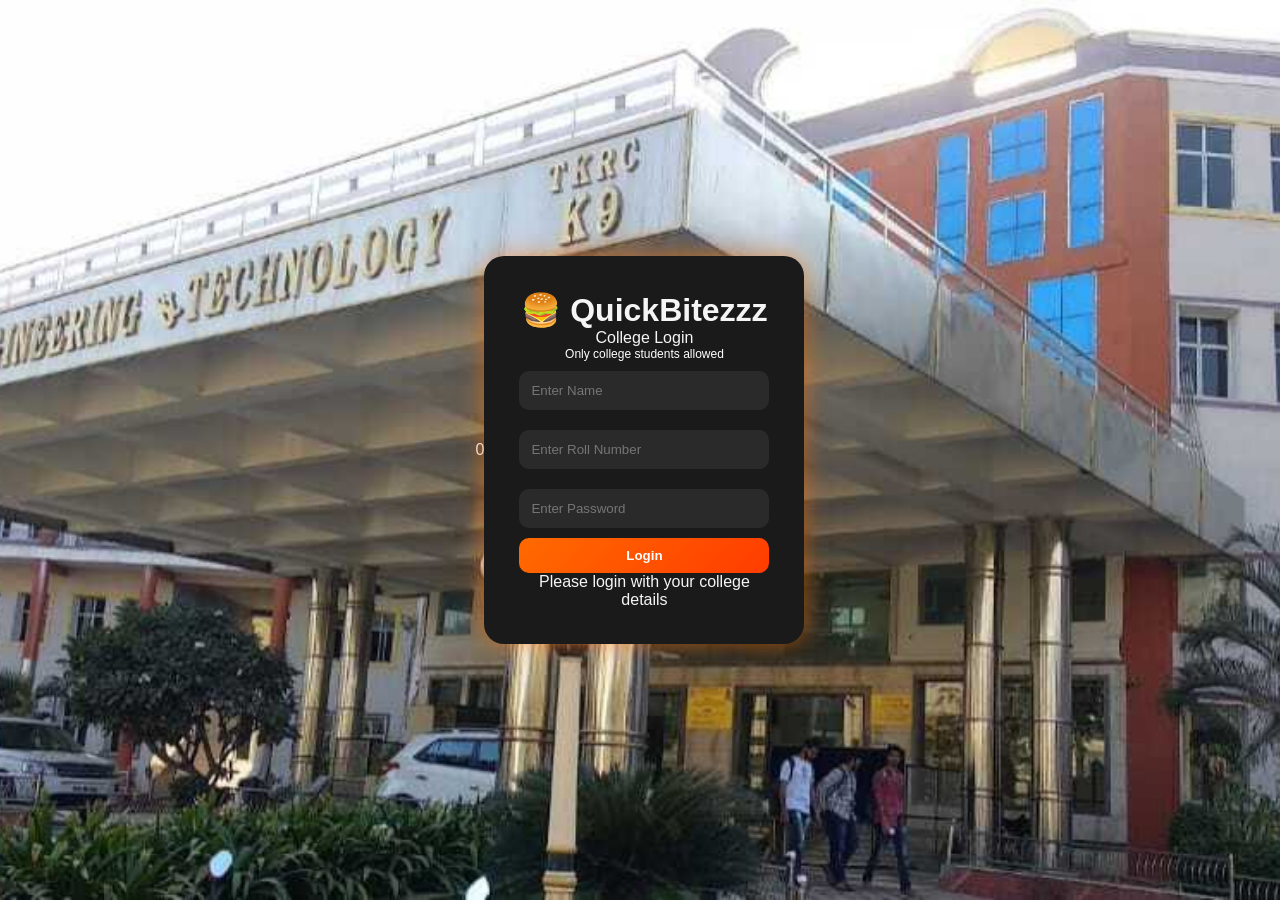
<file: frontend/index.html>
<!DOCTYPE html>
<html lang="en">
<head>
    <meta charset="UTF-8">
    <meta name="viewport" content="width=device-width, initial-scale=1.0">
    <title>QuickBitezzz</title>
    <link rel="stylesheet" href="style.css">
</head>
<body>

    <div class="container">
        <header class="header-banner">
            <img src="images/App.jpg?v=5" alt="Website Logo" class="logo-img">
        </header>

        <div id="userInfo" class="seat-box"></div>
        
        <section class="seat-section">
            <h2>🪑 Seat Availability</h2>
            <div id="seatInfo" class="seat-box">Loading seats...</div>
        </section>

        <section class="token-section">
            <h2>🎫 Token Status</h2>
            <div class="token-box">
                <p>Now Serving: <strong id="currentToken">--</strong></p>
                <p>Your Token: <strong id="yourToken">--</strong></p>
            </div>
        </section>
    
        <section class="menu-section">
            <h2>Menu</h2>
            <div id="menu" class="menu-grid"></div>
        </section>

        <!-- Floating Cart Button -->
        <div class="floating-cart-btn" onclick="toggleCart()">
            🛒 <span id="cartCount">0</span>
        </div>

        <!-- Slide Cart Panel -->
        <div id="cartPanel" class="cart-panel">
            <div class="cart-header">
                <h2>🛒 Your Cart</h2>
                <span class="close-cart" onclick="toggleCart()">&times;</span>
            </div>

            <ul id="cart" class="cart-list"></ul>
            <h3 id="totalAmount">Total: ₹0</h3>

            <label for="paymentMethod"><strong>Select Payment Method:</strong></label>
            <select id="paymentMethod">
                <option value="">-- Choose Payment Method --</option>
                <option value="UPI">UPI</option>
            </select>

            <button id="orderBtn" onclick="placeOrder()">Place Order</button>
        </div>

        <!-- UPI Payment Modal -->
        <div id="upiModal" class="upi-modal">
            <div class="upi-modal-content">
                <span class="close-btn" onclick="closeUPIPopup()">&times;</span>
                <h2>Scan to Pay via UPI</h2>
                <img src="images/PAY HERE.png" alt="Fake UPI QR" class="upi-qr">
                <p><strong>Amount:</strong> ₹<span id="upiAmount">0</span></p>
                <p>Processing payment...</p>
                <p>Scan & pay... Verifying payment ⏳</p>
            </div>
        </div>

        <!-- Order Success Modal -->
        <div id="successModal" class="upi-modal" style="display: none;">
            <div class="upi-modal-content" style="text-align: center;">
                <h2 style="color: #2e7d32;">🎉 Order Placed Successfully!</h2>
                <p style="font-size: 16px;">Your payment has been verified.</p>
                <div style="background-color: #e8f5e9; padding: 12px; border-radius: 8px; margin: 15px 0;">
                    <p style="margin: 5px 0;"><strong>Order ID:</strong> <span id="successOrderId">--</span></p>
                    <p style="margin: 5px 0; font-size: 18px; color: #1b5e20;"><strong>Token Number: #<span id="successTokenNum">--</span></strong></p>
                </div>
                <button onclick="closeSuccessModal()" style="background-color: #2e7d32; color: white; padding: 10px 25px; border: none; border-radius: 6px; font-weight: bold; cursor: pointer; font-size: 15px;">OK</button>
            </div>
        </div>

        <section class="result-section">
            <h2>Order Status</h2>
            <div id="result" class="result-box">No order placed yet.</div>
        </section>
    </div>

    <script>
        const API_BASE = "https://quickbitezzz-backend4.onrender.com";
        let cart = JSON.parse(localStorage.getItem("cart")) || [];
        let currentOrderId = localStorage.getItem("currentOrderId") || null;
        let trackingInterval = null;
        let menuData = [];
        let isPaid = false;
        let selectedPaymentMethod = "";

        if (!localStorage.getItem("rollNo")) {
            window.location.href = "login.html";
        }
        
        document.getElementById("userInfo").innerHTML = `
            Welcome, ${localStorage.getItem("studentName") || "Student"} 
            (${localStorage.getItem("rollNo")})
        `;

        const savedToken = localStorage.getItem("yourToken");
        if (savedToken) {
            document.getElementById("yourToken").innerText = savedToken;
        }

        function logoutUser() {
            localStorage.clear();
            window.location.href = "login.html";
        }

        function loadSeats() {
            fetch(`${API_BASE}/seats`)
            .then(res => res.json())
            .then(data => {
                document.getElementById("seatInfo").innerHTML =
                    `Available Seats: ${data.available_seats} / ${data.total_seats}`;
            })
            .catch(error => console.log("Seat load error:", error));
        }

        function loadCurrentToken() {
            fetch(`${API_BASE}/current-token`)
            .then(res => res.json())
            .then(data => {
                document.getElementById("currentToken").innerText = data.current_token;
            })
            .catch(error => console.log("Token load error:", error));
        }

        fetch(`${API_BASE}/menu`)
        .then(res => res.json())
        .then(data => {
            menuData = data;
            let menuDiv = document.getElementById("menu");
            menuDiv.innerHTML = "";

            data.forEach(item => {
                let card = document.createElement("div");
                card.className = "food-card";

                let emoji = "🍽️";
                if (item.name === "Burger") emoji = "🍔";
                if (item.name === "Pizza") emoji = "🍕";
                if (item.name === "Fries") emoji = "🍟";
                if (item.name === "Egg Noodles") emoji = "🍜";
                if (item.name === "Water Bottle") emoji = "🧴";
                if (item.name === "Ice Cream") emoji = "🍦";
                if (item.name === "Lays") emoji = "🧧";
                if (item.name === "Dairy Milk") emoji = "🍫";
                if (item.name === "Thumbs Up") emoji = "🥤";
                if (item.name === "Biscuits") emoji = "🍪";

                card.innerHTML = `
                    <div class="food-emoji">${emoji}</div>
                    <h3>${item.name}</h3>
                    <p><strong>ID:</strong> ${item.id}</p>
                    <p><strong>Price:</strong> ₹${item.price}</p>
                    <button onclick="addToCart(${item.id})">Add to Cart</button>
                `;

                menuDiv.appendChild(card);
            });
        })
        .catch(error => {
            console.log("Menu load error:", error);
            document.getElementById("menu").innerHTML = "<p>Menu failed to load.</p>";
        });

        function addToCart(itemId) {
            let item = menuData.find(food => food.id === itemId);
            if (!item) return;

            let existingItem = cart.find(cartItem => cartItem.id === itemId);

            if (existingItem) {
                existingItem.quantity += 1;
            } else {
                cart.push({
                    id: item.id,
                    name: item.name,
                    price: item.price,
                    quantity: 1
                });
            }

            displayCart();
        }

        function toggleCart() {
            const cartPanel = document.getElementById("cartPanel");
            cartPanel.style.display = cartPanel.style.display === "block" ? "none" : "block";
        }

        function increaseQty(itemId) {
            let item = cart.find(cartItem => cartItem.id === itemId);
            if (item) {
                item.quantity += 1;
                displayCart();
            }
        }

        function decreaseQty(itemId) {
            let item = cart.find(cartItem => cartItem.id === itemId);
            if (item) {
                item.quantity -= 1;
                if (item.quantity <= 0) {
                    cart = cart.filter(cartItem => cartItem.id !== itemId);
                }
                displayCart();
            }
        }

        function removeItem(itemId) {
            cart = cart.filter(cartItem => cartItem.id !== itemId);
            displayCart();
        }

        function getTotalAmount() {
            let total = 0;
            cart.forEach(item => {
                total += item.price * item.quantity;
            });
            return total;
        }

        function displayCart() {
            localStorage.setItem("cart", JSON.stringify(cart));

            let cartList = document.getElementById("cart");
            cartList.innerHTML = "";

            document.getElementById("cartCount").innerText = cart.reduce((sum, item) => sum + item.quantity, 0);

            if (cart.length === 0) {
                cartList.innerHTML = "<li>Cart is empty.</li>";
                document.getElementById("totalAmount").innerHTML = "Total: ₹0";
                return;
            }

            cart.forEach(item => {
                let li = document.createElement("li");
                li.innerHTML = `
                    <div class="cart-item-row">
                        <div>
                            <strong>${item.name}</strong><br>
                            Price: ₹${item.price} × ${item.quantity} = ₹${item.price * item.quantity}
                        </div>
                        <div class="cart-buttons">
                            <button onclick="decreaseQty(${item.id})">-</button>
                            <span>${item.quantity}</span>
                            <button onclick="increaseQty(${item.id})">+</button>
                            <button onclick="removeItem(${item.id})">Remove</button>
                        </div>
                    </div>
                `;
                cartList.appendChild(li);
            });

            document.getElementById("totalAmount").innerHTML = `Total: ₹${getTotalAmount()}`;
        }

        function closeUPIPopup() {
            document.getElementById("upiModal").style.display = "none";
        }

        function closeSuccessModal() {
            document.getElementById("successModal").style.display = "none";
        }

        function placeOrder() {
            if (cart.length === 0) {
                document.getElementById("result").innerHTML = "Cart is empty.";
                return;
            }

            let paymentMethod = document.getElementById("paymentMethod").value;
            let total = getTotalAmount();

            if (!paymentMethod) {
                document.getElementById("result").innerHTML = "Please select UPI payment method.";
                return;
            }

            selectedPaymentMethod = paymentMethod;

            document.getElementById("upiAmount").textContent = total;
            document.getElementById("upiModal").style.display = "flex";

            setTimeout(() => {
                isPaid = true;
                document.getElementById("upiModal").style.display = "none";

                let orderItems = cart.map(item => ({
                    name: item.name,
                    price: item.price,
                    quantity: item.quantity
                }));

                fetch(`${API_BASE}/order`, {
                    method: 'POST',
                    headers: {
                        'Content-Type': 'application/json'
                    },
                    body: JSON.stringify({
                        items: orderItems,
                        total: getTotalAmount(),
                        payment_status: "Paid",
                        payment_method: selectedPaymentMethod,
                        roll_no: localStorage.getItem("rollNo") || "",
                        student_name: localStorage.getItem("studentName") || ""
                    })
                })
                .then(res => res.json())
                .then(data => {
                    isPaid = false;
                    selectedPaymentMethod = "";
                    document.getElementById("paymentMethod").value = "";

                    currentOrderId = data.order.order_id;
                    localStorage.setItem("currentOrderId", currentOrderId);
                    localStorage.setItem("yourToken", data.order.token_number);
                    document.getElementById("yourToken").innerText = data.order.token_number;

                    // Close cart panel if open
                    document.getElementById("cartPanel").style.display = "none";

                    // Populate and trigger Success Modal
                    document.getElementById("successOrderId").innerText = data.order.order_id;
                    document.getElementById("successTokenNum").innerText = data.order.token_number;
                    document.getElementById("successModal").style.display = "flex";

                    cart = [];
                    localStorage.removeItem("cart");
                    displayCart();
                    loadSeats();

                    trackOrder();
                })
                .catch(error => {
                    document.getElementById("result").innerHTML = "Error placing order.";
                    console.log(error);
                });
            }, 3000);
        }

        function trackOrder() {
            if (trackingInterval) {
                clearInterval(trackingInterval);
            }

            function fetchOrderStatus() {
                if (!currentOrderId) return;

                fetch(`${API_BASE}/status/${currentOrderId}`)
                .then(res => {
                    if (res.status === 404) {
                        localStorage.removeItem("currentOrderId");
                        localStorage.removeItem("yourToken");
                        document.getElementById("yourToken").innerText = "--";
                        document.getElementById("result").innerHTML = "No active order.";
                        clearInterval(trackingInterval);
                        return null;
                    }
                    return res.json();
                })
                .then(data => {
                    if (!data) return;

                    let statusText = data.status || "Preparing Your Order";

                    document.getElementById("result").innerHTML = `
                        <p><strong>Order ID:</strong> ${data.order_id ?? "N/A"}</p>
                        <p><strong>Token Number:</strong> ${data.token_number ?? "N/A"}</p>
                        <p><strong>Status:</strong> 
                            <span class="status ${getStatusClass(statusText)}">${statusText}</span>
                        </p>
                        <p><strong>Seats Left:</strong> ${data.seats_left ?? "N/A"}</p>
                        <p><strong>Total Paid:</strong> ₹${data.total_amount ?? "N/A"}</p>
                    `;
                })
                .catch(error => {
                    console.log("Tracking error:", error);
                });
            }

            fetchOrderStatus();
            trackingInterval = setInterval(fetchOrderStatus, 3000);
        }

        function getStatusClass(status) {
            if (!status || typeof status !== "string") return "";

            let s = status.toLowerCase().trim();

            if (s.includes("preparing")) return "status-preparing";
            if (s.includes("ready") || s.includes("chi")) return "status-done";

            return "";
        } 

        loadSeats();
        loadCurrentToken();

        if (currentOrderId) {
            trackOrder();
        }

        setInterval(loadSeats, 3000);
        setInterval(loadCurrentToken, 3000);
        displayCart();
    </script>
</body>
</html>
</file>
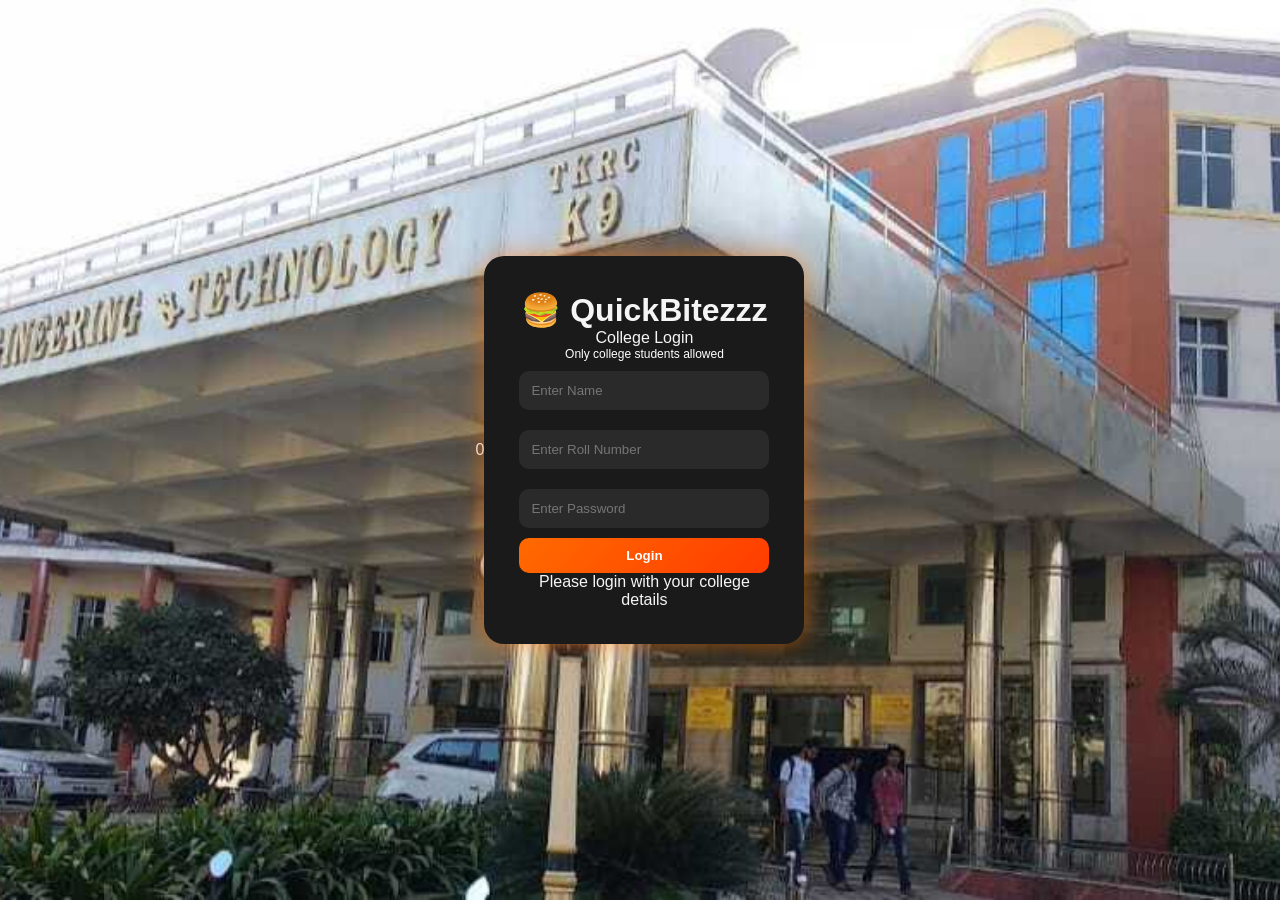
<file: QuickBitezz/frontend/index.html>
<!DOCTYPE html>
<html lang="en">
<head>
    <meta charset="UTF-8">
    <meta name="viewport" content="width=device-width, initial-scale=1.0">
    <title>QuickBitezzz</title>
    <link rel="stylesheet" href="style.css">
</head>
<body>

    <div class="container">
        <header class="header-banner">
            <!-- Ensure this path matches your updated logo filename (e.g., logo.png or images/logo.png) -->
            <img src="images/logo.jpg?v=5" alt="Logo">
        </header>

        <div id="userInfo" class="seat-box"></div>
        
        <section class="seat-section">
            <h2>🪑 Seat Availability</h2>
            <div id="seatInfo" class="seat-box">Loading seats...</div>
        </section>

        <section class="token-section">
            <h2>🎫 Token Status</h2>
            <div class="token-box">
                <p>Now Serving: <strong id="currentToken">--</strong></p>
                <p>Your Token: <strong id="yourToken">--</strong></p>
            </div>
        </section>
    
        <section class="menu-section">
            <h2>Menu</h2>
            <div id="menu" class="menu-grid"></div>
        </section>

        <!-- Floating Cart Button -->
        <div class="floating-cart-btn" onclick="toggleCart()">
            🛒 <span id="cartCount">0</span>
        </div>

        <!-- Slide Cart Panel -->
        <div id="cartPanel" class="cart-panel">
            <div class="cart-header">
                <h2>🛒 Your Cart</h2>
                <span class="close-cart" onclick="toggleCart()">&times;</span>
            </div>

            <ul id="cart" class="cart-list"></ul>
            <h3 id="totalAmount">Total: ₹0</h3>

            <label for="paymentMethod"><strong>Select Payment Method:</strong></label>
            <select id="paymentMethod">
                <option value="">-- Choose Payment Method --</option>
                <option value="UPI">UPI</option>
            </select>

            <button id="orderBtn" onclick="placeOrder()">Place Order</button>
        </div>

        <div id="upiModal" class="upi-modal">
            <div class="upi-modal-content">
                <span class="close-btn" onclick="closeUPIPopup()">&times;</span>
                <h2>Scan to Pay via UPI</h2>
                <img src="images/PAY HERE.png" alt="Fake UPI QR" class="upi-qr">
                <p><strong>Amount:</strong> ₹<span id="upiAmount">0</span></p>
                <p>Processing payment...</p>
                <p>Scan & pay... Verifying payment ⏳</p>
            </div>
        </div>

        <section class="result-section">
            <h2>Order Status</h2>
            <div id="result" class="result-box">No order placed yet.</div>
        </section>
    </div>

    <script>
        const API_BASE = "https://quickbitezzz-backend4.onrender.com";
        let cart = JSON.parse(localStorage.getItem("cart")) || [];
        let currentOrderId = localStorage.getItem("currentOrderId") || null;
        let trackingInterval = null;
        let menuData = [];
        let isPaid = false;
        let selectedPaymentMethod = "";

        if (!localStorage.getItem("rollNo")) {
            window.location.href = "login.html";
        }
        
        document.getElementById("userInfo").innerHTML = `
            Welcome, ${localStorage.getItem("studentName") || "Student"} 
            (${localStorage.getItem("rollNo")})
        `;

        const savedToken = localStorage.getItem("yourToken");
        if (savedToken) {
            document.getElementById("yourToken").innerText = savedToken;
        }

        function logoutUser() {
            localStorage.clear();
            window.location.href = "login.html";
        }

        function loadSeats() {
            fetch(`${API_BASE}/seats`)
            .then(res => res.json())
            .then(data => {
                document.getElementById("seatInfo").innerHTML =
                    `Available Seats: ${data.available_seats} / ${data.total_seats}`;
            })
            .catch(error => console.log("Seat load error:", error));
        }

        function loadCurrentToken() {
            fetch(`${API_BASE}/current-token`)
            .then(res => res.json())
            .then(data => {
                document.getElementById("currentToken").innerText = data.current_token;
            })
            .catch(error => console.log("Token load error:", error));
        }

        fetch(`${API_BASE}/menu`)
        .then(res => res.json())
        .then(data => {
            menuData = data;
            let menuDiv = document.getElementById("menu");
            menuDiv.innerHTML = "";

            data.forEach(item => {
                let card = document.createElement("div");
                card.className = "food-card";

                let emoji = "🍽️";
                if (item.name === "Burger") emoji = "🍔";
                if (item.name === "Pizza") emoji = "🍕";
                if (item.name === "Fries") emoji = "🍟";
                if (item.name === "Egg Noodles") emoji = "🍜";
                if (item.name === "Water Bottle") emoji = "🧴";
                if (item.name === "Ice Cream") emoji = "🍦";
                if (item.name === "Lays") emoji = "🧧";
                if (item.name === "Dairy Milk") emoji = "🍫";
                if (item.name === "Thumbs Up") emoji = "🥤";
                if (item.name === "Biscuits") emoji = "🍪";

                card.innerHTML = `
                    <div class="food-emoji">${emoji}</div>
                    <h3>${item.name}</h3>
                    <p><strong>ID:</strong> ${item.id}</p>
                    <p><strong>Price:</strong> ₹${item.price}</p>
                    <button onclick="addToCart(${item.id})">Add to Cart</button>
                `;

                menuDiv.appendChild(card);
            });
        })
        .catch(error => {
            console.log("Menu load error:", error);
            document.getElementById("menu").innerHTML = "<p>Menu failed to load.</p>";
        });

        function addToCart(itemId) {
            let item = menuData.find(food => food.id === itemId);
            if (!item) return;

            let existingItem = cart.find(cartItem => cartItem.id === itemId);

            if (existingItem) {
                existingItem.quantity += 1;
            } else {
                cart.push({
                    id: item.id,
                    name: item.name,
                    price: item.price,
                    quantity: 1
                });
            }

            displayCart();
        }

        function toggleCart() {
            const cartPanel = document.getElementById("cartPanel");
            cartPanel.style.display = cartPanel.style.display === "block" ? "none" : "block";
        }

        function increaseQty(itemId) {
            let item = cart.find(cartItem => cartItem.id === itemId);
            if (item) {
                item.quantity += 1;
                displayCart();
            }
        }

        function decreaseQty(itemId) {
            let item = cart.find(cartItem => cartItem.id === itemId);
            if (item) {
                item.quantity -= 1;
                if (item.quantity <= 0) {
                    cart = cart.filter(cartItem => cartItem.id !== itemId);
                }
                displayCart();
            }
        }

        function removeItem(itemId) {
            cart = cart.filter(cartItem => cartItem.id !== itemId);
            displayCart();
        }

        function getTotalAmount() {
            let total = 0;
            cart.forEach(item => {
                total += item.price * item.quantity;
            });
            return total;
        }

        function displayCart() {
            localStorage.setItem("cart", JSON.stringify(cart));

            let cartList = document.getElementById("cart");
            cartList.innerHTML = "";

            document.getElementById("cartCount").innerText = cart.reduce((sum, item) => sum + item.quantity, 0);

            if (cart.length === 0) {
                cartList.innerHTML = "<li>Cart is empty.</li>";
                document.getElementById("totalAmount").innerHTML = "Total: ₹0";
                return;
            }

            cart.forEach(item => {
                let li = document.createElement("li");
                li.innerHTML = `
                    <div class="cart-item-row">
                        <div>
                            <strong>${item.name}</strong><br>
                            Price: ₹${item.price} × ${item.quantity} = ₹${item.price * item.quantity}
                        </div>
                        <div class="cart-buttons">
                            <button onclick="decreaseQty(${item.id})">-</button>
                            <span>${item.quantity}</span>
                            <button onclick="increaseQty(${item.id})">+</button>
                            <button onclick="removeItem(${item.id})">Remove</button>
                        </div>
                    </div>
                `;
                cartList.appendChild(li);
            });

            document.getElementById("totalAmount").innerHTML = `Total: ₹${getTotalAmount()}`;
        }

        function closeUPIPopup() {
            document.getElementById("upiModal").style.display = "none";
        }

        function placeOrder() {
            if (cart.length === 0) {
                document.getElementById("result").innerHTML = "Cart is empty.";
                return;
            }

            let paymentMethod = document.getElementById("paymentMethod").value;
            let total = getTotalAmount();

            if (!paymentMethod) {
                document.getElementById("result").innerHTML = "Please select UPI payment method.";
                return;
            }

            selectedPaymentMethod = paymentMethod;

            document.getElementById("upiAmount").textContent = total;
            document.getElementById("upiModal").style.display = "flex";

            setTimeout(() => {
                isPaid = true;
                document.getElementById("upiModal").style.display = "none";

                let orderItems = cart.map(item => ({
                    name: item.name,
                    price: item.price,
                    quantity: item.quantity
                }));

                fetch(`${API_BASE}/order`, {
                    method: 'POST',
                    headers: {
                        'Content-Type': 'application/json'
                    },
                    body: JSON.stringify({
                        item: orderItems,
                        total: getTotalAmount(),
                        payment_status: "Paid",
                        payment_method: selectedPaymentMethod,
                        roll_no: localStorage.getItem("rollNo") || "",
                        student_name: localStorage.getItem("studentName") || ""
                    })
                })
                .then(res => res.json())
                .then(data => {
                    isPaid = false;
                    selectedPaymentMethod = "";
                    document.getElementById("paymentMethod").value = "";

                    currentOrderId = data.order.order_id;
                    localStorage.setItem("currentOrderId", currentOrderId);
                    localStorage.setItem("yourToken", data.order.token_number);
                    document.getElementById("yourToken").innerText = data.order.token_number;

                    cart = [];
                    localStorage.removeItem("cart");
                    displayCart();
                    loadSeats();

                    trackOrder();
                })
                .catch(error => {
                    document.getElementById("result").innerHTML = "Error placing order.";
                    console.log(error);
                });
            }, 3000);
        }

        function trackOrder() {
            if (trackingInterval) {
                clearInterval(trackingInterval);
            }

            function fetchOrderStatus() {
                if (!currentOrderId) return;

                fetch(`${API_BASE}/status/${currentOrderId}`)
                .then(res => {
                    if (res.status === 404) {
                        localStorage.removeItem("currentOrderId");
                        localStorage.removeItem("yourToken");
                        document.getElementById("yourToken").innerText = "--";
                        document.getElementById("result").innerHTML = "No active order.";
                        clearInterval(trackingInterval);
                        return null;
                    }
                    return res.json();
                })
                .then(data => {
                    if (!data) return;

                    let statusText = data.status || "Preparing Your Order";

                    document.getElementById("result").innerHTML = `
                        <p><strong>Order ID:</strong> ${data.order_id ?? "N/A"}</p>
                        <p><strong>Token Number:</strong> ${data.token_number ?? "N/A"}</p>
                        <p><strong>Status:</strong> 
                            <span class="status ${getStatusClass(statusText)}">${statusText}</span>
                        </p>
                        <p><strong>Seats Left:</strong> ${data.seats_left ?? "N/A"}</p>
                        <p><strong>Total Paid:</strong> ₹${data.total_amount ?? "N/A"}</p>
                    `;
                })
                .catch(error => {
                    console.log("Tracking error:", error);
                });
            }

            fetchOrderStatus();
            trackingInterval = setInterval(fetchOrderStatus, 3000);
        }

        function getStatusClass(status) {
            if (!status || typeof status !== "string") return "";

            let s = status.toLowerCase().trim();

            if (s.includes("preparing")) return "status-preparing";
            if (s.includes("ready") || s.includes("chi")) return "status-done";

            return "";
        } 

        loadSeats();
        loadCurrentToken();

        if (currentOrderId) {
            trackOrder();
        }

        setInterval(loadSeats, 3000);
        setInterval(loadCurrentToken, 3000);
        displayCart();
    </script>
</body>
</html>
</file>
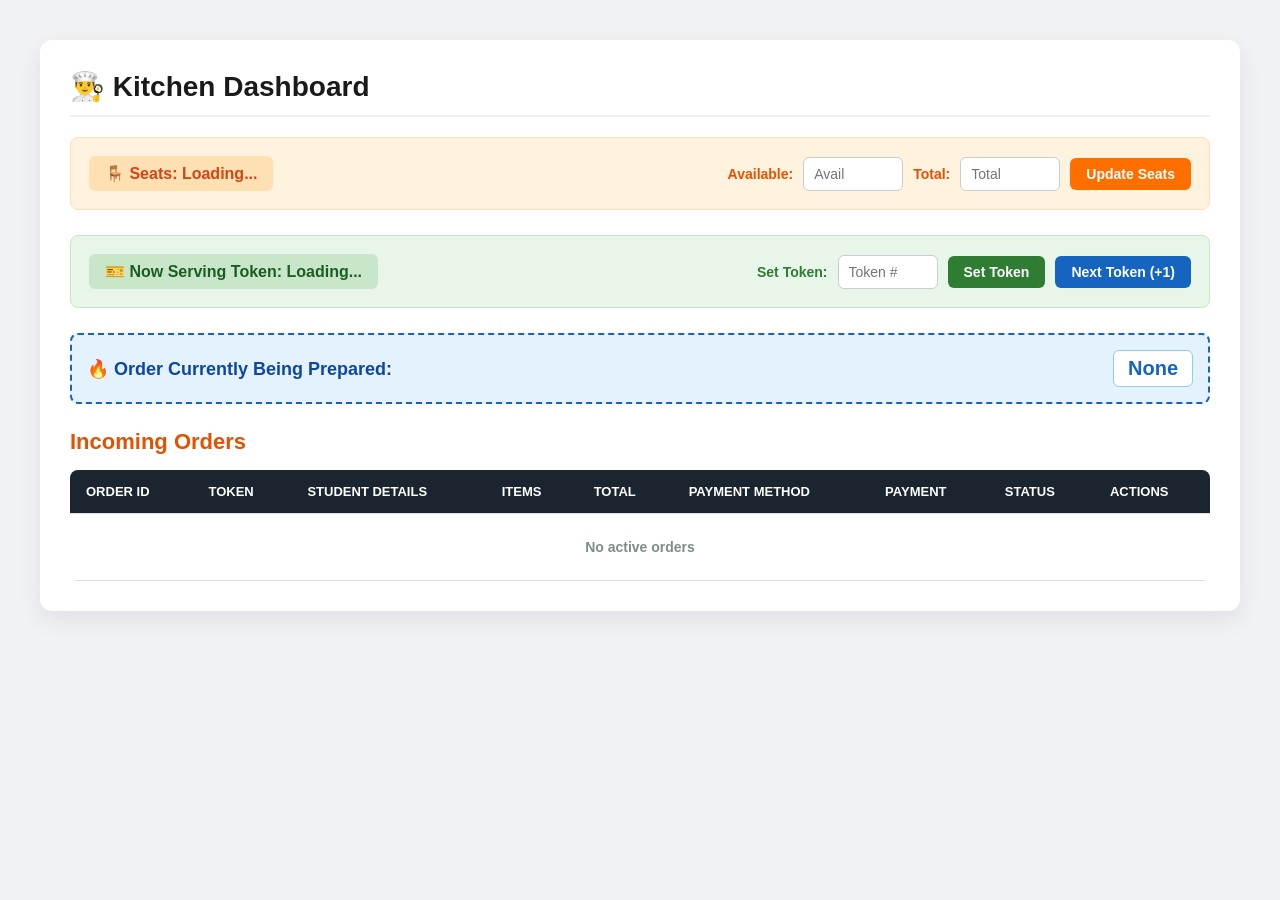
<file: frontend/admin.html>
<!DOCTYPE html>
<html lang="en">
<head>
    <meta charset="UTF-8">
    <meta name="viewport" content="width=device-width, initial-scale=1.0">
    <title>QuickBitezzz Admin</title>
    <style>
        * {
            box-sizing: border-box;
        }
        body {
            font-family: 'Segoe UI', Tahoma, Geneva, Verdana, sans-serif;
            background-color: #f0f2f5;
            color: #2c3e50;
            margin: 0;
            padding: 20px;
        }
        .admin-container {
            max-width: 1200px;
            margin: 20px auto;
            background: #ffffff;
            padding: 30px;
            border-radius: 12px;
            box-shadow: 0 8px 24px rgba(0, 0, 0, 0.08);
        }
        h1 {
            color: #1a1a1a;
            font-size: 28px;
            margin-top: 0;
            margin-bottom: 20px;
            border-bottom: 2px solid #f0f0f0;
            padding-bottom: 12px;
        }
        h2 {
            color: #e65100;
            font-size: 22px;
            margin-top: 25px;
            margin-bottom: 15px;
        }
        .seat-controls {
            display: flex;
            align-items: center;
            justify-content: space-between;
            flex-wrap: wrap;
            gap: 15px;
            background-color: #fff3e0;
            padding: 18px;
            border-radius: 8px;
            border: 1px solid #ffe0b2;
            margin-bottom: 25px;
        }
        .seat-info-badge {
            font-size: 16px;
            font-weight: bold;
            color: #d84315;
            background-color: #ffe0b2;
            padding: 8px 16px;
            border-radius: 6px;
        }
        .seat-input-group {
            display: flex;
            align-items: center;
            gap: 10px;
            flex-wrap: wrap;
        }
        .seat-input-group label {
            font-size: 14px;
            font-weight: 600;
            color: #e65100;
        }
        .seat-controls input {
            padding: 8px 10px;
            width: 100px;
            border: 1px solid #cccccc;
            border-radius: 6px;
            font-size: 14px;
            color: #333333;
            outline: none;
        }
        .seat-controls button {
            padding: 8px 16px;
            background-color: #ff6f00;
            color: #ffffff;
            border: none;
            border-radius: 6px;
            font-weight: bold;
            font-size: 14px;
            cursor: pointer;
        }
        
        .token-controls {
            display: flex;
            align-items: center;
            justify-content: space-between;
            flex-wrap: wrap;
            gap: 15px;
            background-color: #e8f5e9;
            padding: 18px;
            border-radius: 8px;
            border: 1px solid #c8e6c9;
            margin-bottom: 25px;
        }
        .token-info-badge {
            font-size: 16px;
            font-weight: bold;
            color: #1b5e20;
            background-color: #c8e6c9;
            padding: 8px 16px;
            border-radius: 6px;
        }
        .token-input-group {
            display: flex;
            align-items: center;
            gap: 10px;
            flex-wrap: wrap;
        }
        .token-input-group label {
            font-size: 14px;
            font-weight: 600;
            color: #2e7d32;
        }
        .token-controls input {
            padding: 8px 10px;
            width: 100px;
            border: 1px solid #cccccc;
            border-radius: 6px;
            font-size: 14px;
            color: #333333;
            outline: none;
        }
        .btn-token-set {
            padding: 8px 16px;
            background-color: #2e7d32;
            color: #ffffff;
            border: none;
            border-radius: 6px;
            font-weight: bold;
            font-size: 14px;
            cursor: pointer;
        }
        .btn-token-next {
            padding: 8px 16px;
            background-color: #1565c0;
            color: #ffffff;
            border: none;
            border-radius: 6px;
            font-weight: bold;
            font-size: 14px;
            cursor: pointer;
        }

        .preparing-banner {
            background-color: #e3f2fd;
            border: 2px dashed #1565c0;
            padding: 15px;
            border-radius: 8px;
            margin-bottom: 20px;
            display: flex;
            align-items: center;
            justify-content: space-between;
        }
        .preparing-banner h3 {
            margin: 0;
            color: #0d47a1;
            font-size: 18px;
        }
        .preparing-token {
            font-size: 20px;
            font-weight: bold;
            color: #1565c0;
            background: #ffffff;
            padding: 6px 14px;
            border-radius: 6px;
            border: 1px solid #90caf9;
        }
        table {
            width: 100%;
            border-collapse: collapse;
            margin-top: 10px;
            background-color: #ffffff;
            border-radius: 8px;
            overflow: hidden;
        }
        th, td {
            padding: 14px 16px;
            text-align: left;
            border-bottom: 1px solid #e0e0e0;
            font-size: 14px;
            color: #2c3e50;
        }
        th {
            background-color: #1a252f;
            color: #ffffff;
            font-weight: 600;
            text-transform: uppercase;
            font-size: 13px;
        }
        tbody tr:hover {
            background-color: #f9f9f9;
        }
        .token-badge {
            font-size: 15px;
            font-weight: 700;
            color: #1565c0;
            background-color: #e3f2fd;
            padding: 4px 10px;
            border-radius: 6px;
            display: inline-block;
            border: 1px solid #bbdefb;
        }
        .btn-status {
            padding: 7px 12px;
            border: none;
            border-radius: 5px;
            cursor: pointer;
            margin-right: 5px;
            color: #ffffff;
            font-weight: 600;
            font-size: 13px;
        }
        .btn-preparing { background-color: #ff9800; }
        .btn-ready { background-color: #2e7d32; }
        .btn-delete {
            background-color: #d32f2f;
            color: #ffffff;
            border: none;
            padding: 6px 10px;
            border-radius: 5px;
            cursor: pointer;
            font-size: 14px;
        }
        .status-tag {
            padding: 5px 10px;
            border-radius: 20px;
            font-size: 12px;
            font-weight: 600;
            color: #ffffff;
            display: inline-block;
        }
        .status-preparing { background-color: #ff9800; }
        .status-done { background-color: #2e7d32; }
        .paid-tag { 
            background-color: #e8f5e9; 
            color: #1b5e20; 
            padding: 4px 10px; 
            border-radius: 12px; 
            font-size: 12px;
            font-weight: 600;
            border: 1px solid #a5d6a7;
        }
        .no-orders {
            text-align: center;
            color: #7f8c8d;
            font-weight: bold;
            padding: 25px;
        }
    </style>
</head>
<body>

    <div class="admin-container">
        <h1>👨‍🍳 Kitchen Dashboard</h1>

        <!-- Seat Controls -->
        <div class="seat-controls">
            <div id="seatDisplay" class="seat-info-badge">🪑 Seats: Loading...</div>
            <div class="seat-input-group">
                <label>Available:</label>
                <input type="number" id="availSeatInput" placeholder="Avail">
                <label>Total:</label>
                <input type="number" id="totalSeatInput" placeholder="Total">
                <button onclick="updateSeats()">Update Seats</button>
            </div>
        </div>

        <!-- Token Controls -->
        <div class="token-controls">
            <div id="tokenDisplay" class="token-info-badge">🎫 Now Serving Token: Loading...</div>
            <div class="token-input-group">
                <label>Set Token:</label>
                <input type="number" id="currentTokenInput" placeholder="Token #">
                <button class="btn-token-set" onclick="updateToken()">Set Token</button>
                <button class="btn-token-next" onclick="incrementToken()">Next Token (+1)</button>
            </div>
        </div>

        <!-- Currently Preparing Order Banner -->
        <div class="preparing-banner">
            <h3>🔥 Order Currently Being Prepared:</h3>
            <div id="nowPreparingToken" class="preparing-token">None</div>
        </div>

        <h2>Incoming Orders</h2>
        <table>
            <thead>
                <tr>
                    <th>Order ID</th>
                    <th>Token</th>
                    <th>Student Details</th>
                    <th>Items</th>
                    <th>Total</th>
                    <th>Payment Method</th>
                    <th>Payment</th>
                    <th>Status</th>
                    <th>Actions</th>
                </tr>
            </thead>
            <tbody id="ordersTable">
                <tr><td colspan="9" class="no-orders">Loading orders...</td></tr>
            </tbody>
        </table>
    </div>

    <script>
        const API_BASE = "https://quickbitezzz-backend4.onrender.com";

        async function safeFetchJson(url, options = {}) {
            try {
                const res = await fetch(url, options);
                if (!res.ok) return null;
                const contentType = res.headers.get("content-type");
                if (contentType && contentType.includes("application/json")) {
                    return await res.json();
                }
                return null;
            } catch (err) {
                return null;
            }
        }

        async function fetchSeats() {
            const data = await safeFetchJson(`${API_BASE}/seats`);
            if (data) {
                document.getElementById("seatDisplay").innerText = `🪑 Available Seats: ${data.available_seats} / ${data.total_seats}`;
                if (!document.getElementById("availSeatInput").value) {
                    document.getElementById("availSeatInput").value = data.available_seats;
                }
                if (!document.getElementById("totalSeatInput").value) {
                    document.getElementById("totalSeatInput").value = data.total_seats;
                }
            }
        }

        async function updateSeats() {
            const availSeats = document.getElementById("availSeatInput").value;
            const totalSeats = document.getElementById("totalSeatInput").value;
            
            const res = await safeFetchJson(`${API_BASE}/seats`, {
                method: 'POST',
                headers: { 'Content-Type': 'application/json' },
                body: JSON.stringify({ 
                    available_seats: parseInt(availSeats),
                    total_seats: parseInt(totalSeats)
                })
            });
            if (res) {
                alert("Seats updated successfully!");
                fetchSeats();
            }
        }

        async function fetchToken() {
            const data = await safeFetchJson(`${API_BASE}/current-token`);
            if (data) {
                const currentToken = data.current_token;
                document.getElementById("tokenDisplay").innerText = `🎫 Now Serving Token: #${currentToken}`;
                if (!document.getElementById("currentTokenInput").value) {
                    document.getElementById("currentTokenInput").value = currentToken;
                }
            }
        }

        async function updateToken() {
            const tokenVal = parseInt(document.getElementById("currentTokenInput").value);
            if (isNaN(tokenVal)) return alert("Please enter a valid token number");

            let res = await safeFetchJson(`${API_BASE}/set-token`, {
                method: 'POST',
                headers: { 'Content-Type': 'application/json' },
                body: JSON.stringify({ token: tokenVal })
            });

            if (!res) {
                res = await safeFetchJson(`${API_BASE}/admin/set-token`, {
                    method: 'POST',
                    headers: { 'Content-Type': 'application/json' },
                    body: JSON.stringify({ token: tokenVal })
                });
            }

            if (res) {
                alert("Token updated successfully!");
                fetchToken();
            }
        }

        async function incrementToken() {
            let res = await safeFetchJson(`${API_BASE}/next-token`, {
                method: 'POST',
                headers: { 'Content-Type': 'application/json' }
            });

            if (!res) {
                res = await safeFetchJson(`${API_BASE}/admin/next-token`, {
                    method: 'POST',
                    headers: { 'Content-Type': 'application/json' }
                });
            }
            fetchToken();
        }

        async function fetchOrders() {
            // Tries /orders first, then /admin/orders as fallback
            let orders = await safeFetchJson(`${API_BASE}/orders`);
            if (!orders) {
                orders = await safeFetchJson(`${API_BASE}/admin/orders`);
            }

            const tableBody = document.getElementById("ordersTable");

            if (!orders || !Array.isArray(orders) || orders.length === 0) {
                tableBody.innerHTML = `<tr><td colspan="9" class="no-orders">No active orders</td></tr>`;
                document.getElementById("nowPreparingToken").innerText = "None";
                return;
            }

            tableBody.innerHTML = "";
            let currentlyPreparing = null;

            orders.forEach(order => {
                let statusStr = order.status || "Preparing Your Order";
                if (statusStr === "Preparing Your Order") {
                    currentlyPreparing = order;
                }

                const row = document.createElement("tr");

                let rawItems = order.items || order.item;
                let itemsSummary = "N/A";
                if (Array.isArray(rawItems)) {
                    itemsSummary = rawItems.map(i => `${i.name} x ${i.quantity}`).join(", ");
                } else if (typeof rawItems === 'string') {
                    itemsSummary = rawItems;
                }

                let studentInfo = `${order.student_name || 'N/A'}<br><small style="color:#666;">(${order.roll_no || 'N/A'})</small>`;
                let statusClass = statusStr.toLowerCase().includes("ready") ? "status-done" : "status-preparing";

                row.innerHTML = `
                    <td><strong>#${order.order_id ?? 'N/A'}</strong></td>
                    <td><span class="token-badge">Token #${order.token_number ?? 'N/A'}</span></td>
                    <td>${studentInfo}</td>
                    <td>${itemsSummary}</td>
                    <td><strong>₹${order.total_amount ?? 0}</strong></td>
                    <td>${order.payment_method || 'UPI'}</td>
                    <td><span class="paid-tag">${order.payment_status || 'Paid'}</span></td>
                    <td><span class="status-tag ${statusClass}">${statusStr}</span></td>
                    <td>
                        <button class="btn-status btn-preparing" onclick="updateOrderStatus('${order.order_id}', 'Preparing Your Order')">Preparing</button>
                        <button class="btn-status btn-ready" onclick="updateOrderStatus('${order.order_id}', 'Your Order is Ready')">Ready</button>
                        <button class="btn-delete" onclick="deleteOrder('${order.order_id}')">❌</button>
                    </td>
                `;
                tableBody.appendChild(row);
            });

            if (currentlyPreparing) {
                document.getElementById("nowPreparingToken").innerText = `Order #${currentlyPreparing.order_id} (Token #${currentlyPreparing.token_number})`;
            } else {
                document.getElementById("nowPreparingToken").innerText = "None";
            }
        }

        async function updateOrderStatus(orderId, newStatus) {
            let res = await safeFetchJson(`${API_BASE}/update-status/${orderId}`, {
                method: 'POST',
                headers: { 'Content-Type': 'application/json' },
                body: JSON.stringify({ status: newStatus })
            });

            if (!res) {
                res = await safeFetchJson(`${API_BASE}/admin/update-status/${orderId}`, {
                    method: 'POST',
                    headers: { 'Content-Type': 'application/json' },
                    body: JSON.stringify({ status: newStatus })
                });
            }

            if (res) {
                fetchOrders();
            }
        }

        async function deleteOrder(orderId) {
            if (!confirm(`Are you sure you want to clear Order #${orderId}?`)) return;

            let res = await safeFetchJson(`${API_BASE}/delete-order/${orderId}`, {
                method: "DELETE",
                headers: { "Content-Type": "application/json" }
            });

            if (!res) {
                res = await safeFetchJson(`${API_BASE}/admin/delete-order/${orderId}`, {
                    method: "DELETE",
                    headers: { "Content-Type": "application/json" }
                });
            }

            if (res) {
                fetchOrders();
                fetchSeats();
            } else {
                alert("Failed to delete order.");
            }
        }

        fetchSeats();
        fetchToken();
        fetchOrders();

        setInterval(fetchSeats, 3000);
        setInterval(fetchToken, 3000);
        setInterval(fetchOrders, 3000);
    </script>
</body>
</html>
</file>
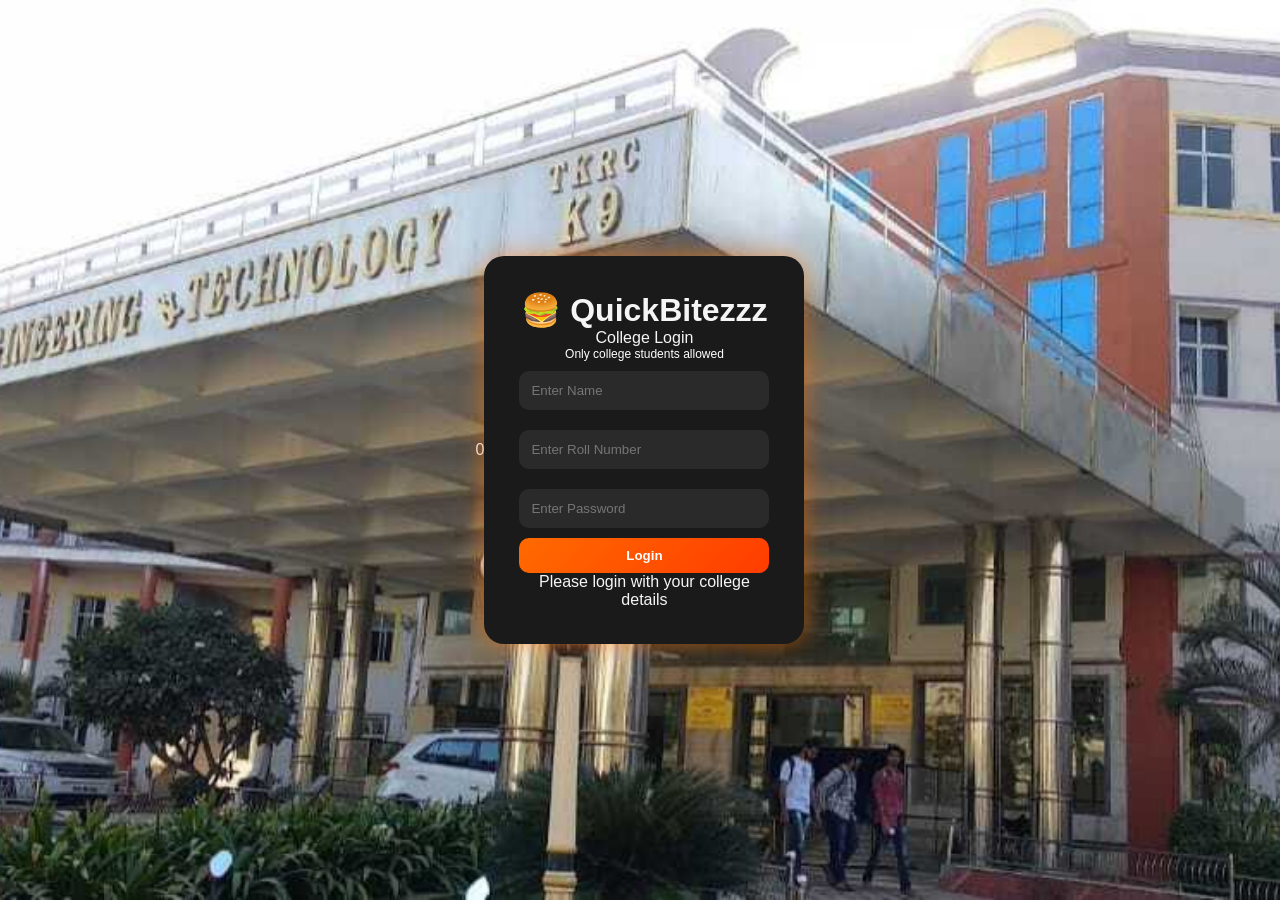
<file: frontend/login.html>
<!DOCTYPE html>
<html lang="en">
<head>
    <meta charset="UTF-8">
    <meta name="viewport" content="width=device-width, initial-scale=1.0">
    <title>QuickBitezzz Login</title>
    <link rel="stylesheet" href="style.css">
</head>
<body>

<div class="login-container">0
    <div class="login-card">
        <h1>🍔 QuickBitezzz</h1>
        <p class="subtitle">College Login</p>
        <p style="font-size:12px; color:#ffffff;">Only college students allowed</p>

        <input type="text" id="studentName" placeholder="Enter Name">
        <input type="text" id="rollNo" placeholder="Enter Roll Number">
        <input type="password" id="password" placeholder="Enter Password">

        <button onclick="loginUser()">Login</button>

        <div id="loginResult" class="login-result">
            Please login with your college details
        </div>
    </div>
</div>

<script>
const API_BASE = "https://quickbitezzz-backend4.onrender.com";

localStorage.removeItem("studentName");
localStorage.removeItem("rollNo");

async function loginUser() {
    const name = document.getElementById("studentName").value.trim();
    const rollNo = document.getElementById("rollNo").value.trim();
    const password = document.getElementById("password").value.trim();

    if (!name || !rollNo || !password) {
        document.getElementById("loginResult").innerHTML = "Please fill all fields.";
        return;
    }

    try {
        const res = await fetch(`${API_BASE}/login`, {
            method: "POST",
            headers: {
                "Content-Type": "application/json"
            },
            body: JSON.stringify({
                name: name,
                roll_no: rollNo,
                password: password
            })
        });

        const data = await res.json();
        console.log("Login response:", data);

        if (res.ok && data.success && data.user) {
            localStorage.setItem("studentName", data.user.name || "");
            localStorage.setItem("rollNo", data.user.roll_no || "");

            document.getElementById("loginResult").innerHTML = "Login successful ✅ Redirecting...";
            setTimeout(() => {
                window.location.href = "index.html";
            }, 1000);
        } else {
            localStorage.removeItem("studentName");
            localStorage.removeItem("rollNo");
            document.getElementById("loginResult").innerHTML = data.message || "Invalid login details.";
        }
    } catch (err) {
        console.log("Login error:", err);
        localStorage.removeItem("studentName");
        localStorage.removeItem("rollNo");
        document.getElementById("loginResult").innerHTML = "Login failed. Check backend.";
    }
}
</script>

</body>
</html>
</file>
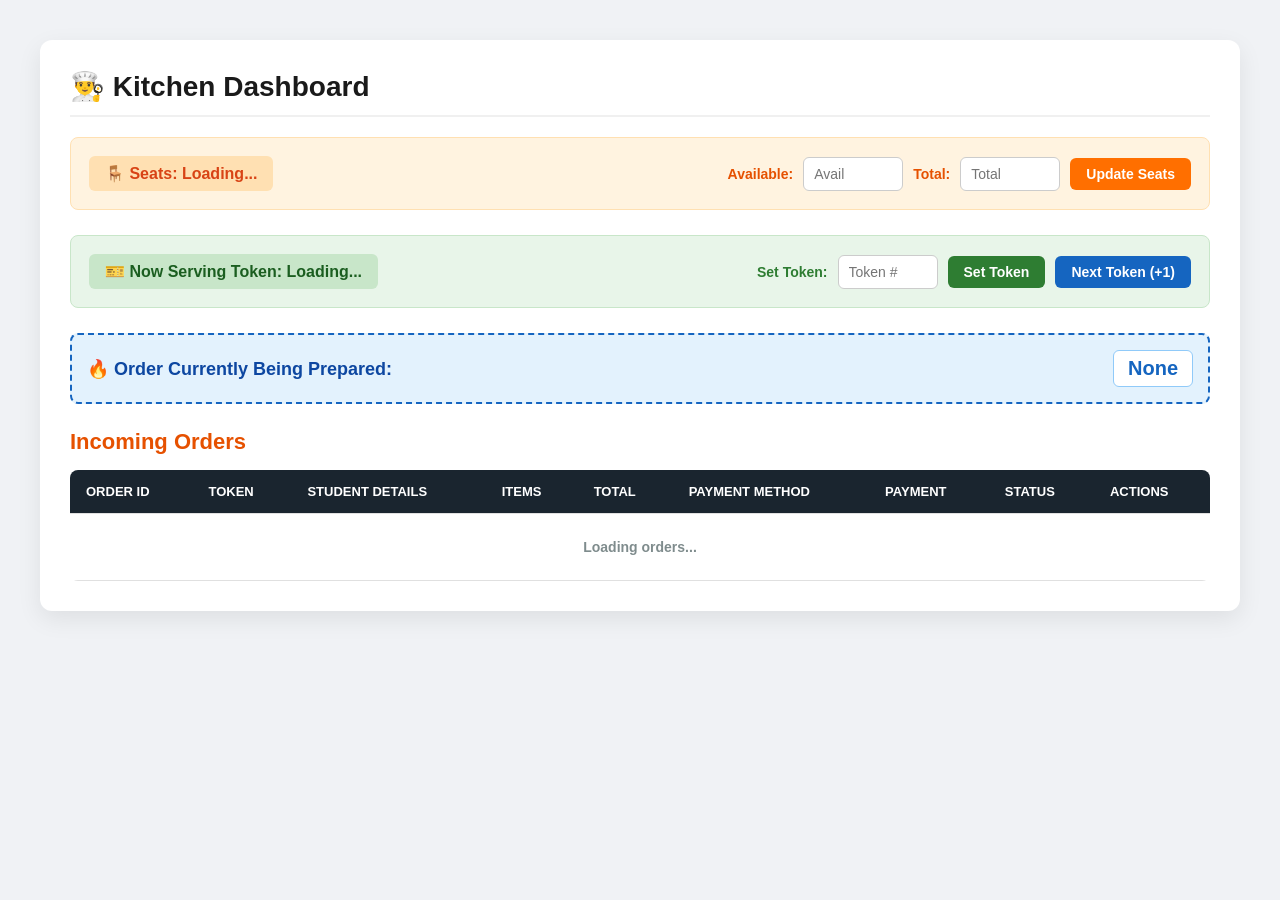
<file: QuickBitezz/frontend/admin.html>
<!DOCTYPE html>
<html lang="en">
<head>
    <meta charset="UTF-8">
    <meta name="viewport" content="width=device-width, initial-scale=1.0">
    <title>QuickBitezzz Admin</title>
    <style>
        * {
            box-sizing: border-box;
        }
        body {
            font-family: 'Segoe UI', Tahoma, Geneva, Verdana, sans-serif;
            background-color: #f0f2f5;
            color: #2c3e50;
            margin: 0;
            padding: 20px;
        }
        .admin-container {
            max-width: 1200px;
            margin: 20px auto;
            background: #ffffff;
            padding: 30px;
            border-radius: 12px;
            box-shadow: 0 8px 24px rgba(0, 0, 0, 0.08);
        }
        h1 {
            color: #1a1a1a;
            font-size: 28px;
            margin-top: 0;
            margin-bottom: 20px;
            border-bottom: 2px solid #f0f0f0;
            padding-bottom: 12px;
        }
        h2 {
            color: #e65100;
            font-size: 22px;
            margin-top: 25px;
            margin-bottom: 15px;
        }
        .seat-controls {
            display: flex;
            align-items: center;
            justify-content: space-between;
            flex-wrap: wrap;
            gap: 15px;
            background-color: #fff3e0;
            padding: 18px;
            border-radius: 8px;
            border: 1px solid #ffe0b2;
            margin-bottom: 25px;
        }
        .seat-info-badge {
            font-size: 16px;
            font-weight: bold;
            color: #d84315;
            background-color: #ffe0b2;
            padding: 8px 16px;
            border-radius: 6px;
        }
        .seat-input-group {
            display: flex;
            align-items: center;
            gap: 10px;
            flex-wrap: wrap;
        }
        .seat-input-group label {
            font-size: 14px;
            font-weight: 600;
            color: #e65100;
        }
        .seat-controls input {
            padding: 8px 10px;
            width: 100px;
            border: 1px solid #cccccc;
            border-radius: 6px;
            font-size: 14px;
            color: #333333;
            outline: none;
        }
        .seat-controls button {
            padding: 8px 16px;
            background-color: #ff6f00;
            color: #ffffff;
            border: none;
            border-radius: 6px;
            font-weight: bold;
            font-size: 14px;
            cursor: pointer;
        }
        
        /* Token Controls CSS */
        .token-controls {
            display: flex;
            align-items: center;
            justify-content: space-between;
            flex-wrap: wrap;
            gap: 15px;
            background-color: #e8f5e9;
            padding: 18px;
            border-radius: 8px;
            border: 1px solid #c8e6c9;
            margin-bottom: 25px;
        }
        .token-info-badge {
            font-size: 16px;
            font-weight: bold;
            color: #1b5e20;
            background-color: #c8e6c9;
            padding: 8px 16px;
            border-radius: 6px;
        }
        .token-input-group {
            display: flex;
            align-items: center;
            gap: 10px;
            flex-wrap: wrap;
        }
        .token-input-group label {
            font-size: 14px;
            font-weight: 600;
            color: #2e7d32;
        }
        .token-controls input {
            padding: 8px 10px;
            width: 100px;
            border: 1px solid #cccccc;
            border-radius: 6px;
            font-size: 14px;
            color: #333333;
            outline: none;
        }
        .btn-token-set {
            padding: 8px 16px;
            background-color: #2e7d32;
            color: #ffffff;
            border: none;
            border-radius: 6px;
            font-weight: bold;
            font-size: 14px;
            cursor: pointer;
        }
        .btn-token-next {
            padding: 8px 16px;
            background-color: #1565c0;
            color: #ffffff;
            border: none;
            border-radius: 6px;
            font-weight: bold;
            font-size: 14px;
            cursor: pointer;
        }

        .preparing-banner {
            background-color: #e3f2fd;
            border: 2px dashed #1565c0;
            padding: 15px;
            border-radius: 8px;
            margin-bottom: 20px;
            display: flex;
            align-items: center;
            justify-content: space-between;
        }
        .preparing-banner h3 {
            margin: 0;
            color: #0d47a1;
            font-size: 18px;
        }
        .preparing-token {
            font-size: 20px;
            font-weight: bold;
            color: #1565c0;
            background: #ffffff;
            padding: 6px 14px;
            border-radius: 6px;
            border: 1px solid #90caf9;
        }
        table {
            width: 100%;
            border-collapse: collapse;
            margin-top: 10px;
            background-color: #ffffff;
            border-radius: 8px;
            overflow: hidden;
        }
        th, td {
            padding: 14px 16px;
            text-align: left;
            border-bottom: 1px solid #e0e0e0;
            font-size: 14px;
            color: #2c3e50;
        }
        th {
            background-color: #1a252f;
            color: #ffffff;
            font-weight: 600;
            text-transform: uppercase;
            font-size: 13px;
        }
        tbody tr:hover {
            background-color: #f9f9f9;
        }
        .token-badge {
            font-size: 15px;
            font-weight: 700;
            color: #1565c0;
            background-color: #e3f2fd;
            padding: 4px 10px;
            border-radius: 6px;
            display: inline-block;
            border: 1px solid #bbdefb;
        }
        .btn-status {
            padding: 7px 12px;
            border: none;
            border-radius: 5px;
            cursor: pointer;
            margin-right: 5px;
            color: #ffffff;
            font-weight: 600;
            font-size: 13px;
        }
        .btn-preparing { background-color: #ff9800; }
        .btn-ready { background-color: #2e7d32; }
        .btn-delete {
            background-color: #d32f2f;
            color: #ffffff;
            border: none;
            padding: 6px 10px;
            border-radius: 5px;
            cursor: pointer;
            font-size: 14px;
        }
        .status-tag {
            padding: 5px 10px;
            border-radius: 20px;
            font-size: 12px;
            font-weight: 600;
            color: #ffffff;
            display: inline-block;
        }
        .status-preparing { background-color: #ff9800; }
        .status-done { background-color: #2e7d32; }
        .paid-tag { 
            background-color: #e8f5e9; 
            color: #1b5e20; 
            padding: 4px 10px; 
            border-radius: 12px; 
            font-size: 12px;
            font-weight: 600;
            border: 1px solid #a5d6a7;
        }
        .no-orders {
            text-align: center;
            color: #7f8c8d;
            font-weight: bold;
            padding: 25px;
        }
    </style>
</head>
<body>

    <div class="admin-container">
        <h1>👨‍🍳 Kitchen Dashboard</h1>

        <!-- Seat Controls -->
        <div class="seat-controls">
            <div id="seatDisplay" class="seat-info-badge">🪑 Seats: Loading...</div>
            <div class="seat-input-group">
                <label>Available:</label>
                <input type="number" id="availSeatInput" placeholder="Avail">
                <label>Total:</label>
                <input type="number" id="totalSeatInput" placeholder="Total">
                <button onclick="updateSeats()">Update Seats</button>
            </div>
        </div>

        <!-- Token Controls -->
        <div class="token-controls">
            <div id="tokenDisplay" class="token-info-badge">🎫 Now Serving Token: Loading...</div>
            <div class="token-input-group">
                <label>Set Token:</label>
                <input type="number" id="currentTokenInput" placeholder="Token #">
                <button class="btn-token-set" onclick="updateToken()">Set Token</button>
                <button class="btn-token-next" onclick="incrementToken()">Next Token (+1)</button>
            </div>
        </div>

        <!-- Currently Preparing Order Banner -->
        <div class="preparing-banner">
            <h3>🔥 Order Currently Being Prepared:</h3>
            <div id="nowPreparingToken" class="preparing-token">None</div>
        </div>

        <h2>Incoming Orders</h2>
        <table>
            <thead>
                <tr>
                    <th>Order ID</th>
                    <th>Token</th>
                    <th>Student Details</th>
                    <th>Items</th>
                    <th>Total</th>
                    <th>Payment Method</th>
                    <th>Payment</th>
                    <th>Status</th>
                    <th>Actions</th>
                </tr>
            </thead>
            <tbody id="ordersTable">
                <tr><td colspan="9" class="no-orders">Loading orders...</td></tr>
            </tbody>
        </table>
    </div>

    <script>
        // Updated API base to live Render backend
        const API_BASE = "https://quickbitezzz-backend4.onrender.com";

        async function fetchSeats() {
            try {
                const res = await fetch(`${API_BASE}/seats`);
                const data = await res.json();
                document.getElementById("seatDisplay").innerText = `🪑 Available Seats: ${data.available_seats} / ${data.total_seats}`;
                
                if (!document.getElementById("availSeatInput").value) {
                    document.getElementById("availSeatInput").value = data.available_seats;
                }
                if (!document.getElementById("totalSeatInput").value) {
                    document.getElementById("totalSeatInput").value = data.total_seats;
                }
            } catch (err) {
                console.error("Error fetching seats:", err);
            }
        }

        async function updateSeats() {
            const availSeats = document.getElementById("availSeatInput").value;
            const totalSeats = document.getElementById("totalSeatInput").value;
            
            try {
                await fetch(`${API_BASE}/seats`, {
                    method: 'POST',
                    headers: { 'Content-Type': 'application/json' },
                    body: JSON.stringify({ 
                        available_seats: parseInt(availSeats),
                        total_seats: parseInt(totalSeats)
                    })
                });
                alert("Seats updated successfully!");
                fetchSeats();
            } catch (err) {
                console.error("Error updating seats:", err);
            }
        }

        /* Token Functions */
        async function fetchToken() {
            try {
                const res = await fetch(`${API_BASE}/current-token`);
                const data = await res.json();
                const currentToken = data.current_token;

                document.getElementById("tokenDisplay").innerText = `🎫 Now Serving Token: #${currentToken}`;
                
                if (!document.getElementById("currentTokenInput").value) {
                    document.getElementById("currentTokenInput").value = currentToken;
                }
            } catch (err) {
                console.error("Error fetching token:", err);
            }
        }

        async function updateToken() {
            const tokenVal = parseInt(document.getElementById("currentTokenInput").value);
            if (isNaN(tokenVal)) return alert("Please enter a valid token number");

            try {
                await fetch(`${API_BASE}/admin/update-token`, {
                    method: 'POST',
                    headers: { 'Content-Type': 'application/json' },
                    body: JSON.stringify({ current_token: tokenVal })
                });
                alert("Token updated successfully!");
                fetchToken();
            } catch (err) {
                console.error("Error updating token:", err);
                alert("Failed to update token");
            }
        }

        async function incrementToken() {
            const currentText = document.getElementById("tokenDisplay").innerText;
            const currentToken = parseInt(currentText.replace(/[^0-9]/g, '')) || 0;
            const nextToken = currentToken + 1;
            
            document.getElementById("currentTokenInput").value = nextToken;
            updateToken();
        }

        async function fetchOrders() {
            try {
                const res = await fetch(`${API_BASE}/admin/orders`);
                const orders = await res.json();
                
                const tableBody = document.getElementById("ordersTable");
                tableBody.innerHTML = "";

                let currentlyPreparing = null;

                if (!Array.isArray(orders) || orders.length === 0) {
                    tableBody.innerHTML = `<tr><td colspan="9" class="no-orders">No active orders</td></tr>`;
                    document.getElementById("nowPreparingToken").innerText = "None";
                    return;
                }

                orders.forEach(order => {
                    let statusStr = order.status || "Preparing Your Order";
                    if (statusStr === "Preparing Your Order") {
                        currentlyPreparing = order;
                    }

                    const row = document.createElement("tr");

                    let itemsSummary = "N/A";
                    if (Array.isArray(order.items)) {
                        itemsSummary = order.items.map(i => `${i.name} x ${i.quantity}`).join(", ");
                    } else if (typeof order.items === 'string') {
                        itemsSummary = order.items;
                    }

                    let studentInfo = `${order.student_name || 'N/A'}<br><small style="color:#666;">(${order.roll_no || 'N/A'})</small>`;
                    let statusClass = statusStr.toLowerCase().includes("ready") ? "status-done" : "status-preparing";

                    row.innerHTML = `
                        <td><strong>#${order.order_id ?? 'N/A'}</strong></td>
                        <td><span class="token-badge">Token #${order.token_number ?? 'N/A'}</span></td>
                        <td>${studentInfo}</td>
                        <td>${itemsSummary}</td>
                        <td><strong>₹${order.total_amount ?? 0}</strong></td>
                        <td>${order.payment_method || 'UPI'}</td>
                        <td><span class="paid-tag">${order.payment_status || 'Paid'}</span></td>
                        <td><span class="status-tag ${statusClass}">${statusStr}</span></td>
                        <td>
                            <button class="btn-status btn-preparing" onclick="updateOrderStatus(${order.order_id}, 'Preparing Your Order')">Preparing</button>
                            <button class="btn-status btn-ready" onclick="updateOrderStatus(${order.order_id}, 'Your Order is Ready')">Ready</button>
                            <button class="btn-delete" onclick="deleteOrder(${order.order_id})">❌</button>
                        </td>
                    `;
                    tableBody.appendChild(row);
                });

                if (currentlyPreparing) {
                    document.getElementById("nowPreparingToken").innerText = `Order #${currentlyPreparing.order_id} (Token #${currentlyPreparing.token_number})`;
                } else {
                    document.getElementById("nowPreparingToken").innerText = "None";
                }

            } catch (err) {
                console.error("Error fetching orders:", err);
            }
        }

        async function updateOrderStatus(orderId, newStatus) {
            try {
                const res = await fetch(`${API_BASE}/admin/update-status/${orderId}`, {
                    method: 'POST',
                    headers: { 'Content-Type': 'application/json' },
                    body: JSON.stringify({ status: newStatus })
                });
                const data = await res.json();
                if (data.success || res.ok) {
                    fetchOrders();
                }
            } catch (err) {
                console.error("Error updating status:", err);
            }
        }

        async function deleteOrder(orderId) {
            if (!confirm(`Are you sure you want to clear Order #${orderId}?`)) return;

            try {
                const res = await fetch(`${API_BASE}/admin/delete-order/${orderId}`, {
                    method: "POST",
                    headers: { "Content-Type": "application/json" }
                });

                const data = await res.json();

                if (data.success || res.ok) {
                    fetchOrders();
                    fetchSeats();
                } else {
                    alert("Failed to delete order: " + (data.message || "Order not found"));
                }
            } catch (error) {
                console.error("Delete order error:", error);
                alert("Error deleting order.");
            }
        }

        fetchSeats();
        fetchToken();
        fetchOrders();
        setInterval(fetchSeats, 3000);
        setInterval(fetchToken, 3000);
        setInterval(fetchOrders, 3000);
  
    </script>
</body>
</html>
</file>
<file: frontend/style.css>
* {
    margin: 0;
    padding: 0;
    box-sizing: border-box;
}

body {
    font-family: 'Segoe UI', sans-serif;
    background: #0f0f0f;
    color: #f5f5f5;
}

/* CONTAINER */
.container {
    width: 100%;
    max-width: 1200px;
    margin: 20px auto;
}

/* CONTAINER FOR LOGO BANNER */
.header-banner {
    position: relative;
    width: 100%;
    height: 400px;
    border-radius: 18px;
    overflow: hidden;
    margin-bottom: 20px;
    box-shadow: 0 6px 20px rgba(0, 0, 0, 0.4);
    background: #050608; /* Matches the dark background color inside your logo image */
}

.logo-img {
    width: 100%;
    height: 100%;
    object-fit: cover; /* Keeps logo in correct proportions without stretching */
    object-position: center;
    display: block;
}

/* LOGOUT BUTTON */
.logout-btn {
    position: absolute;
    top: 15px;
    right: 15px;
    padding: 8px 14px;
    border: none;
    border-radius: 8px;
    background: rgba(35, 35, 35, 0.85);
    color: white;
    font-weight: bold;
    cursor: pointer;
    z-index: 10;
}
.logout-btn {
    position: absolute;
    top: 20px;
    right: 20px;
    padding: 10px 16px;
    border: none;
    border-radius: 8px;
    background: rgb(23, 23, 23);
    color: white;
    font-weight: bold;
    cursor: pointer;
}
.upi-modal {
    display: none;
    position: fixed;
    inset: 0;
    background: rgba(0,0,0,0.7);
    justify-content: center;
    align-items: center;
    z-index: 999;
}

.upi-modal-content {
    background: #1e1e1e;
    color: white;
    padding: 25px;
    border-radius: 16px;
    text-align: center;
    width: 300px;
    position: relative;
}

.upi-qr {
    width: 150px;
    height: 150px;
    margin: 10px auto;
    display: block;
    border-radius: 10px;
}

.close-btn {
    position: absolute;
    top: 10px;
    right: 15px;
    font-size: 22px;
    cursor: pointer;
}
/* HEADER */
.header {
    text-align: center;
    background: linear-gradient(135deg, rgb(121, 109, 88), rgb(190, 172, 139));
    padding: 25px;
    border-radius: 18px;
    margin-bottom: 20px;
    box-shadow: 0 8px 30px rgba(255, 87, 34, 0.3);
}

.header h1 {
    font-size: 40px;
}

.header p {
    opacity: 0.9;
}

/* SECTIONS */
.seat-section,
.menu-section,
.cart-section,
.result-section,
.token-section {
    background: #1a1a1a;
    padding: 20px;
    margin-bottom: 20px;
    border-radius: 16px;
    box-shadow: 0 6px 20px rgba(0,0,0,0.4);
}

/* TITLES */
h2 {
    color: #ff6a00;
    margin-bottom: 15px;
}

/* SEAT BOX */
.seat-box {
    padding: 15px;
    background: #2a2a2a;
    border-left: 5px solid #ff6a00;
    border-radius: 10px;
    font-weight: bold;
}

/* MENU GRID */
.menu-grid {
    display: grid;
    grid-template-columns: repeat(auto-fit, minmax(220px, 1fr));
    gap: 20px;
}

/* FOOD CARD */
.food-card {
    background: #222;
    border-radius: 16px;
    padding: 18px;
    text-align: center;
    transition: 0.3s;
    border: 1px solid #333;
}

.food-card:hover {
    transform: translateY(-5px);
    box-shadow: 0 0 20px rgba(255,106,0,0.3);
}

.food-emoji {
    font-size: 60px;
}

.food-card h3 {
    margin: 10px 0;
}

/* BUTTONS */
button {
    padding: 10px 15px;
    border: none;
    border-radius: 10px;
    background: linear-gradient(135deg, #ff6a00, #ff3c00);
    color: white;
    font-weight: bold;
    cursor: pointer;
    transition: 0.3s;
}

button:hover {
    transform: scale(1.05);
    box-shadow: 0 0 10px #ff6a00;
}

/* CART */
.cart-list li {
    background: #262626;
    margin-bottom: 10px;
    padding: 10px;
    border-radius: 10px;
}

/* RESULT BOX */
.result-box {
    background: #222;
    padding: 15px;
    border-radius: 12px;
}

/* STATUS COLORS */
.status {
    padding: 5px 10px;
    border-radius: 20px;
    font-weight: bold;
    color: white;
    display: inline-block;
}

.status-preparing {
    background: orange;
}

.status-delivery {
    background: #188eee;
}

.status-done {
    background: #4caf50;
}

/* TOKEN BOX */
.token-box {
    background: #222;
    padding: 15px;
    border-radius: 10px;
    text-align: center;
}

/* LOGIN PAGE */
.login-container {
    height: 100vh;
    display: flex;
    justify-content: center;
    align-items: center;
    background: url("images/clg.jpg") no-repeat center center fixed;
    background-size: cover;
}

.login-card {
    background: #1a1a1a;
    padding: 35px;
    border-radius: 20px;
    width: 320px;
    text-align: center;
    box-shadow: 0 0 25px rgba(255, 111, 0, 0.6);
}

.login-card input {
    width: 100%;
    padding: 12px;
    margin: 10px 0;
    border-radius: 10px;
    border: none;
    background: #2a2a2a;
    color: rgb(255, 255, 255);
}

.login-card input:focus {
    outline: none;
    box-shadow: 0 0 8px #ff6a00;
}

.login-card button {
    width: 100%;
}

/* ADMIN CARDS */


.top-cards {
    display: grid;
    grid-template-columns: repeat(auto-fit, minmax(180px, 1fr));
    gap: 15px;
}

.card {
    background: #1a1a1a;
    padding: 20px;
    border-radius: 14px;
    text-align: center;
}

.card h2 {
    color: #ff6a00;
}

/* TABLE */
table {
    width: 100%;
    border-collapse: collapse;
}

th {
    background: #111;
    color: #ff6a00;
    padding: 12px;
}

td {
    padding: 12px;
    border-bottom: 1px solid #333;
}

/* BADGES */
.badge {
    padding: 5px 10px;
    border-radius: 20px;
    color: white !important;
    font-weight: bold;
    display: inline-block;
    text-shadow: 0 1px 2px rgba(0,0,0,0.25);
}

.paid {
    background: #4caf50;
}

.pending {
    background: red;
}



/* Floating Cart Button */
.floating-cart-btn {
    position: fixed;
    bottom: 20px;
    right: 20px;
    background: #ff5722;
    color: white;
    padding: 14px 20px;
    border-radius: 50px;
    font-size: 18px;
    font-weight: bold;
    cursor: pointer;
    box-shadow: 0 8px 20px rgba(0,0,0,0.25);
    z-index: 999;
    transition: 0.3s ease;
}

.floating-cart-btn:hover {
    transform: scale(1.05);
    background: #e64a19;
}

/* Cart Panel */
.cart-panel {
    position: fixed;
    bottom: 90px;
    right: 20px;
    width: 350px;
    max-height: 80vh;
    overflow-y: auto;
    background: rgb(120, 109, 87);
    border-radius: 18px;
    box-shadow: 0 10px 30px rgba(0,0,0,0.25);
    padding: 20px;
    display: none;
    z-index: 1000;
    animation: slideUp 0.3s ease;
}

/* Cart Header */
.cart-header {
    display: flex;
    justify-content: space-between;
    align-items: center;
    margin-bottom: 15px;
}

.close-cart {
    font-size: 28px;
    cursor: pointer;
    font-weight: bold;
    color: #444;
}

/* Cart list */
.cart-list {
    list-style: none;
    padding: 0;
    margin: 0 0 15px;
}

.cart-list li {
    background: #363636;
    margin-bottom: 10px;
    padding: 12px;
    border-radius: 12px;
}

/* Cart buttons inside items */
.cart-buttons {
    display: flex;
    gap: 8px;
    align-items: center;
    margin-top: 8px;
}

.cart-buttons button {
    padding: 6px 10px;
    border: none;
    border-radius: 8px;
    background: #ff7043;
    color: white;
    cursor: pointer;
    font-weight: bold;
}

#orderBtn {
    width: 100%;
    padding: 12px;
    border: none;
    border-radius: 10px;
    background: #323232;
    color: rgb(249, 72, 2);
    font-size: 16px;
    font-weight: bold;
    cursor: pointer;
    margin-top: 15px;
} 

#paymentMethod {
    width: 100%;
    padding: 10px;
    border-radius: 8px;
    margin-top: 8px;
    margin-bottom: 15px;
    border: 1px solid #ccc;
}

/* Animation */
@keyframes slideUp {
    from {
        transform: translateY(30px);
        opacity: 0;
    }
    to {
        transform: translateY(0);
        opacity: 1;
    }
}

/* Mobile */
@media (max-width: 480px) {
    .cart-panel {
        width: 90%;
        right: 5%;
        bottom: 80px;
    }

    .floating-cart-btn {
        right: 15px;
        bottom: 15px;
    }
}

.cart-header h2{
    color: #333333
}
.menu-category-section {
    margin-bottom: 30px;
}

.menu-category-title {
    font-size: 24px;
    margin-bottom: 15px;
    color: #ff6a00;
    border-left: 5px solid #ff6a00;
    padding-left: 12px;
}


#seatUpdateMsg {
    color: #ff6a00;
    font-weight: bold;
}
</file>
<file: QuickBitezz/frontend/style.css>
* {
    margin: 0;
    padding: 0;
    box-sizing: border-box;
}

body {
    font-family: 'Segoe UI', sans-serif;
    background: #0f0f0f;
    color: #f5f5f5;
}

/* CONTAINER */
.container {
    width: 100%;
    max-width: 1200px;
    margin: 20px auto;
}

/* CONTAINER FOR LOGO BANNER */
.header-banner {
    position: relative;
    width: 100%;
    height: 400px;
    border-radius: 18px;
    overflow: hidden;
    margin-bottom: 20px;
    box-shadow: 0 6px 20px rgba(0, 0, 0, 0.4);
    background: #050608; /* Matches the dark background color inside your logo image */
}

.logo-img {
    width: 100%;
    height: 100%;
    object-fit: cover; /* Keeps logo in correct proportions without stretching */
    object-position: center;
    display: block;
}

/* LOGOUT BUTTON */
.logout-btn {
    position: absolute;
    top: 15px;
    right: 15px;
    padding: 8px 14px;
    border: none;
    border-radius: 8px;
    background: rgba(35, 35, 35, 0.85);
    color: white;
    font-weight: bold;
    cursor: pointer;
    z-index: 10;
}
.logout-btn {
    position: absolute;
    top: 20px;
    right: 20px;
    padding: 10px 16px;
    border: none;
    border-radius: 8px;
    background: rgb(23, 23, 23);
    color: white;
    font-weight: bold;
    cursor: pointer;
}
.upi-modal {
    display: none;
    position: fixed;
    inset: 0;
    background: rgba(0,0,0,0.7);
    justify-content: center;
    align-items: center;
    z-index: 999;
}

.upi-modal-content {
    background: #1e1e1e;
    color: white;
    padding: 25px;
    border-radius: 16px;
    text-align: center;
    width: 300px;
    position: relative;
}

.upi-qr {
    width: 150px;
    height: 150px;
    margin: 10px auto;
    display: block;
    border-radius: 10px;
}

.close-btn {
    position: absolute;
    top: 10px;
    right: 15px;
    font-size: 22px;
    cursor: pointer;
}
/* HEADER */
.header {
    text-align: center;
    background: linear-gradient(135deg, rgb(121, 109, 88), rgb(190, 172, 139));
    padding: 25px;
    border-radius: 18px;
    margin-bottom: 20px;
    box-shadow: 0 8px 30px rgba(255, 87, 34, 0.3);
}

.header h1 {
    font-size: 40px;
}

.header p {
    opacity: 0.9;
}

/* SECTIONS */
.seat-section,
.menu-section,
.cart-section,
.result-section,
.token-section {
    background: #1a1a1a;
    padding: 20px;
    margin-bottom: 20px;
    border-radius: 16px;
    box-shadow: 0 6px 20px rgba(0,0,0,0.4);
}

/* TITLES */
h2 {
    color: #ff6a00;
    margin-bottom: 15px;
}

/* SEAT BOX */
.seat-box {
    padding: 15px;
    background: #2a2a2a;
    border-left: 5px solid #ff6a00;
    border-radius: 10px;
    font-weight: bold;
}

/* MENU GRID */
.menu-grid {
    display: grid;
    grid-template-columns: repeat(auto-fit, minmax(220px, 1fr));
    gap: 20px;
}

/* FOOD CARD */
.food-card {
    background: #222;
    border-radius: 16px;
    padding: 18px;
    text-align: center;
    transition: 0.3s;
    border: 1px solid #333;
}

.food-card:hover {
    transform: translateY(-5px);
    box-shadow: 0 0 20px rgba(255,106,0,0.3);
}

.food-emoji {
    font-size: 60px;
}

.food-card h3 {
    margin: 10px 0;
}

/* BUTTONS */
button {
    padding: 10px 15px;
    border: none;
    border-radius: 10px;
    background: linear-gradient(135deg, #ff6a00, #ff3c00);
    color: white;
    font-weight: bold;
    cursor: pointer;
    transition: 0.3s;
}

button:hover {
    transform: scale(1.05);
    box-shadow: 0 0 10px #ff6a00;
}

/* CART */
.cart-list li {
    background: #262626;
    margin-bottom: 10px;
    padding: 10px;
    border-radius: 10px;
}

/* RESULT BOX */
.result-box {
    background: #222;
    padding: 15px;
    border-radius: 12px;
}

/* STATUS COLORS */
.status {
    padding: 5px 10px;
    border-radius: 20px;
    font-weight: bold;
    color: white;
    display: inline-block;
}

.status-preparing {
    background: orange;
}

.status-delivery {
    background: #188eee;
}

.status-done {
    background: #4caf50;
}

/* TOKEN BOX */
.token-box {
    background: #222;
    padding: 15px;
    border-radius: 10px;
    text-align: center;
}

/* LOGIN PAGE */
.login-container {
    height: 100vh;
    display: flex;
    justify-content: center;
    align-items: center;
    background: url("images/clg.jpg") no-repeat center center fixed;
    background-size: cover;
}

.login-card {
    background: #1a1a1a;
    padding: 35px;
    border-radius: 20px;
    width: 320px;
    text-align: center;
    box-shadow: 0 0 25px rgba(255, 111, 0, 0.6);
}

.login-card input {
    width: 100%;
    padding: 12px;
    margin: 10px 0;
    border-radius: 10px;
    border: none;
    background: #2a2a2a;
    color: rgb(255, 255, 255);
}

.login-card input:focus {
    outline: none;
    box-shadow: 0 0 8px #ff6a00;
}

.login-card button {
    width: 100%;
}

/* ADMIN CARDS */


.top-cards {
    display: grid;
    grid-template-columns: repeat(auto-fit, minmax(180px, 1fr));
    gap: 15px;
}

.card {
    background: #1a1a1a;
    padding: 20px;
    border-radius: 14px;
    text-align: center;
}

.card h2 {
    color: #ff6a00;
}

/* TABLE */
table {
    width: 100%;
    border-collapse: collapse;
}

th {
    background: #111;
    color: #ff6a00;
    padding: 12px;
}

td {
    padding: 12px;
    border-bottom: 1px solid #333;
}

/* BADGES */
.badge {
    padding: 5px 10px;
    border-radius: 20px;
    color: white !important;
    font-weight: bold;
    display: inline-block;
    text-shadow: 0 1px 2px rgba(0,0,0,0.25);
}

.paid {
    background: #4caf50;
}

.pending {
    background: red;
}



/* Floating Cart Button */
.floating-cart-btn {
    position: fixed;
    bottom: 20px;
    right: 20px;
    background: #ff5722;
    color: white;
    padding: 14px 20px;
    border-radius: 50px;
    font-size: 18px;
    font-weight: bold;
    cursor: pointer;
    box-shadow: 0 8px 20px rgba(0,0,0,0.25);
    z-index: 999;
    transition: 0.3s ease;
}

.floating-cart-btn:hover {
    transform: scale(1.05);
    background: #e64a19;
}

/* Cart Panel */
.cart-panel {
    position: fixed;
    bottom: 90px;
    right: 20px;
    width: 350px;
    max-height: 80vh;
    overflow-y: auto;
    background: rgb(120, 109, 87);
    border-radius: 18px;
    box-shadow: 0 10px 30px rgba(0,0,0,0.25);
    padding: 20px;
    display: none;
    z-index: 1000;
    animation: slideUp 0.3s ease;
}

/* Cart Header */
.cart-header {
    display: flex;
    justify-content: space-between;
    align-items: center;
    margin-bottom: 15px;
}

.close-cart {
    font-size: 28px;
    cursor: pointer;
    font-weight: bold;
    color: #444;
}

/* Cart list */
.cart-list {
    list-style: none;
    padding: 0;
    margin: 0 0 15px;
}

.cart-list li {
    background: #363636;
    margin-bottom: 10px;
    padding: 12px;
    border-radius: 12px;
}

/* Cart buttons inside items */
.cart-buttons {
    display: flex;
    gap: 8px;
    align-items: center;
    margin-top: 8px;
}

.cart-buttons button {
    padding: 6px 10px;
    border: none;
    border-radius: 8px;
    background: #ff7043;
    color: white;
    cursor: pointer;
    font-weight: bold;
}

#orderBtn {
    width: 100%;
    padding: 12px;
    border: none;
    border-radius: 10px;
    background: #323232;
    color: rgb(249, 72, 2);
    font-size: 16px;
    font-weight: bold;
    cursor: pointer;
    margin-top: 15px;
} 

#paymentMethod {
    width: 100%;
    padding: 10px;
    border-radius: 8px;
    margin-top: 8px;
    margin-bottom: 15px;
    border: 1px solid #ccc;
}

/* Animation */
@keyframes slideUp {
    from {
        transform: translateY(30px);
        opacity: 0;
    }
    to {
        transform: translateY(0);
        opacity: 1;
    }
}

/* Mobile */
@media (max-width: 480px) {
    .cart-panel {
        width: 90%;
        right: 5%;
        bottom: 80px;
    }

    .floating-cart-btn {
        right: 15px;
        bottom: 15px;
    }
}

.cart-header h2{
    color: #333333
}
.menu-category-section {
    margin-bottom: 30px;
}

.menu-category-title {
    font-size: 24px;
    margin-bottom: 15px;
    color: #ff6a00;
    border-left: 5px solid #ff6a00;
    padding-left: 12px;
}


#seatUpdateMsg {
    color: #ff6a00;
    font-weight: bold;
}
</file>
